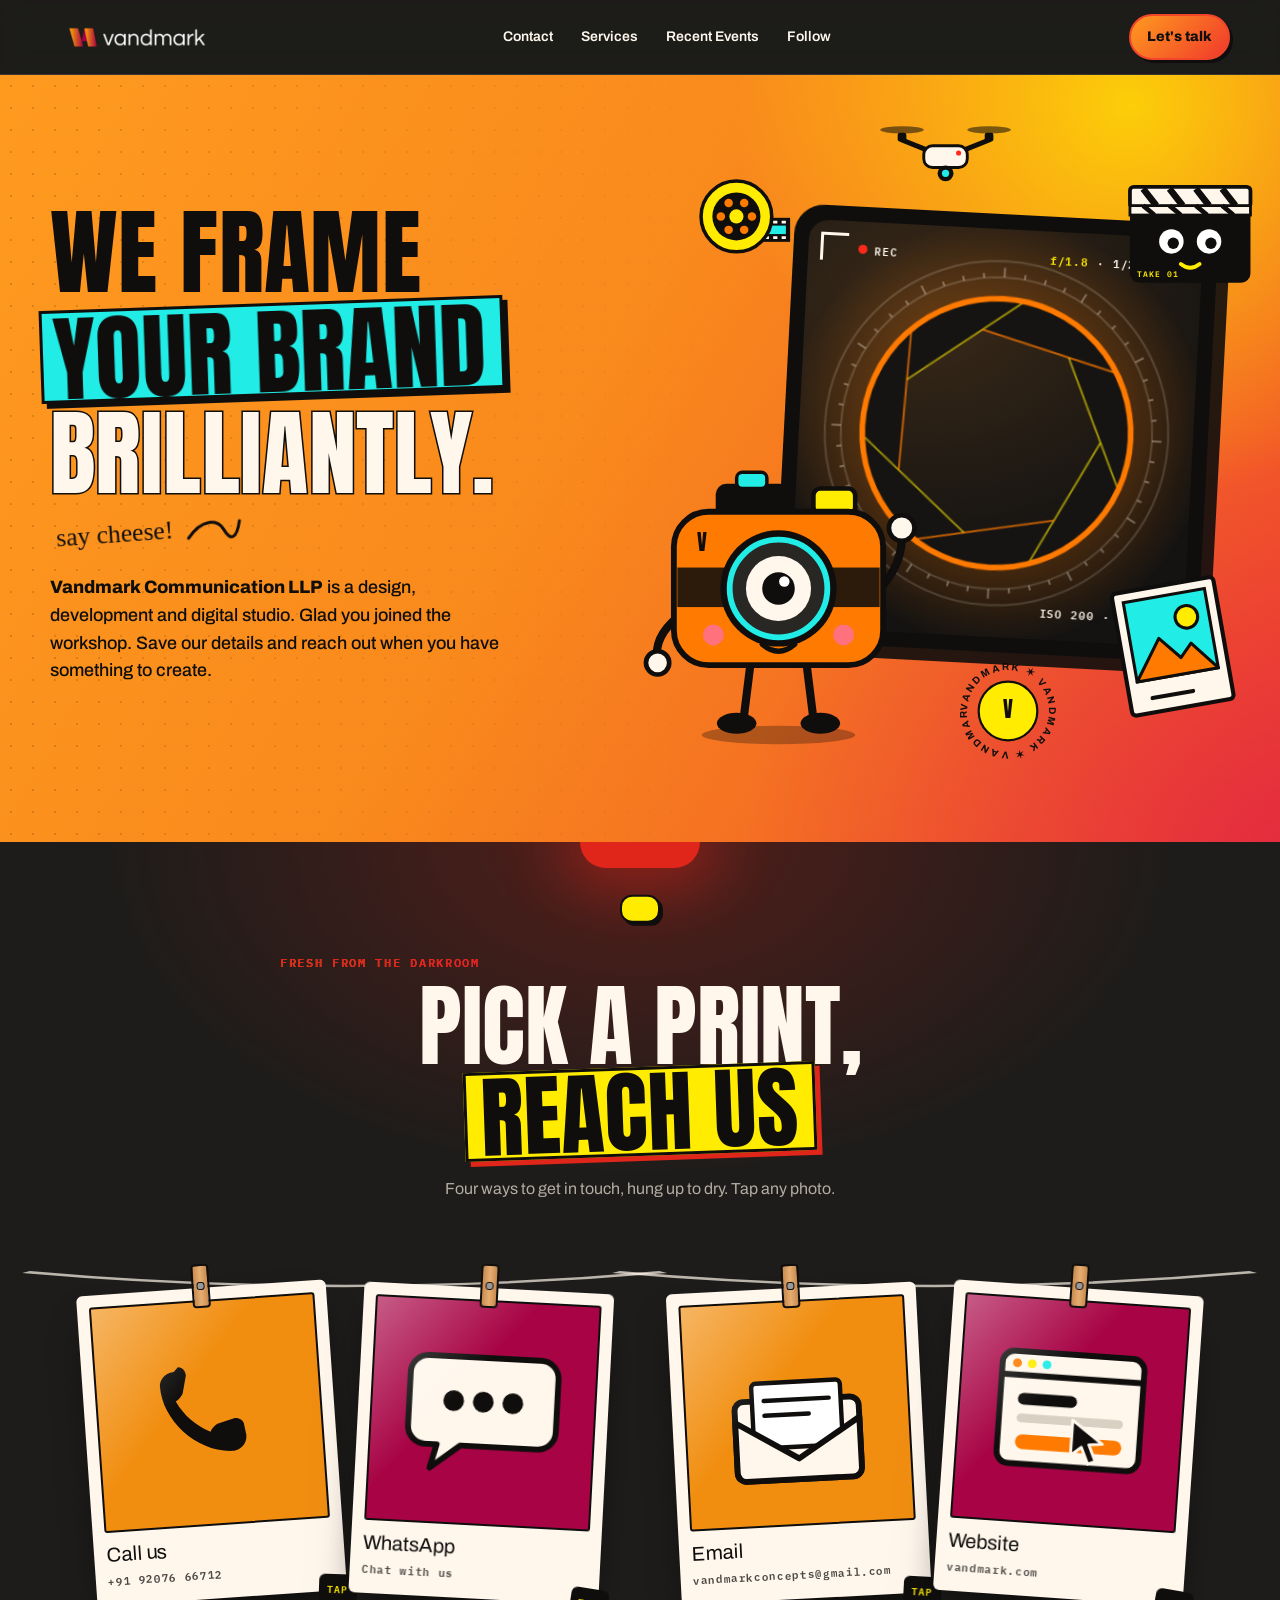
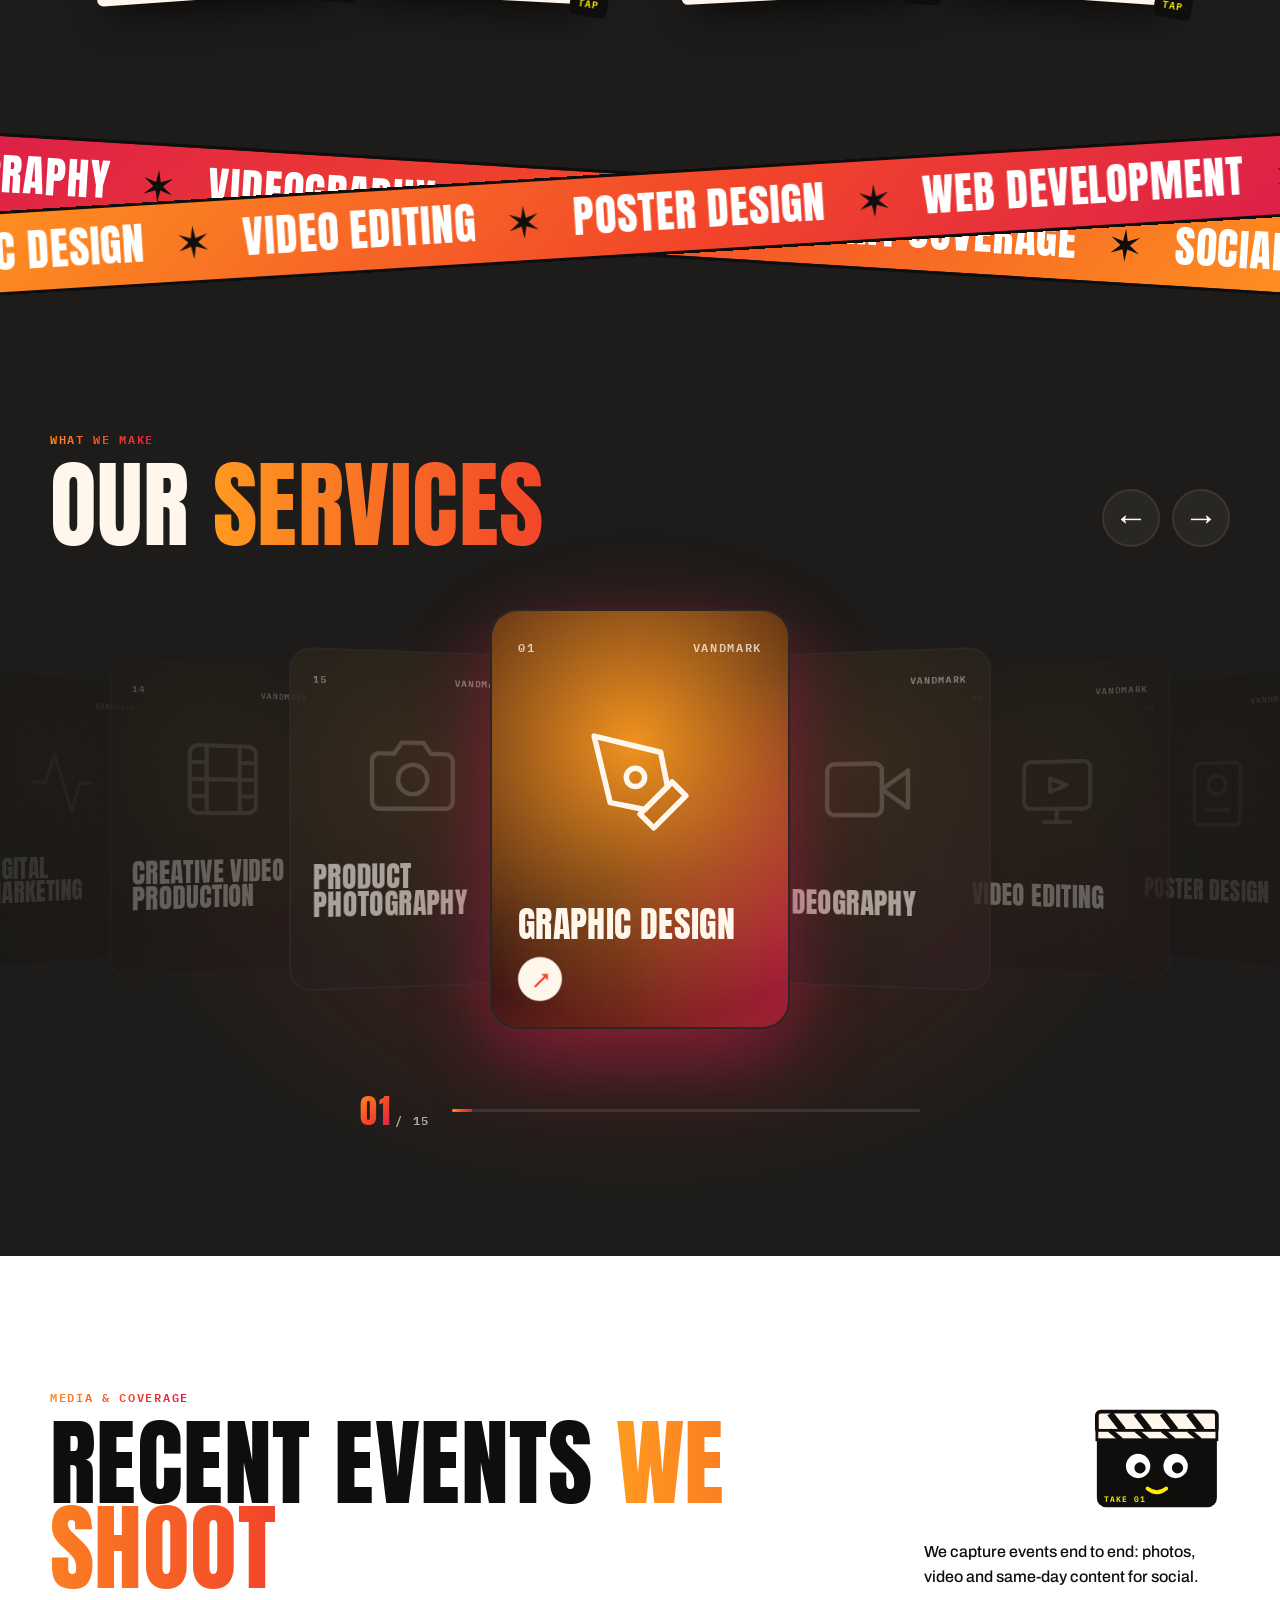
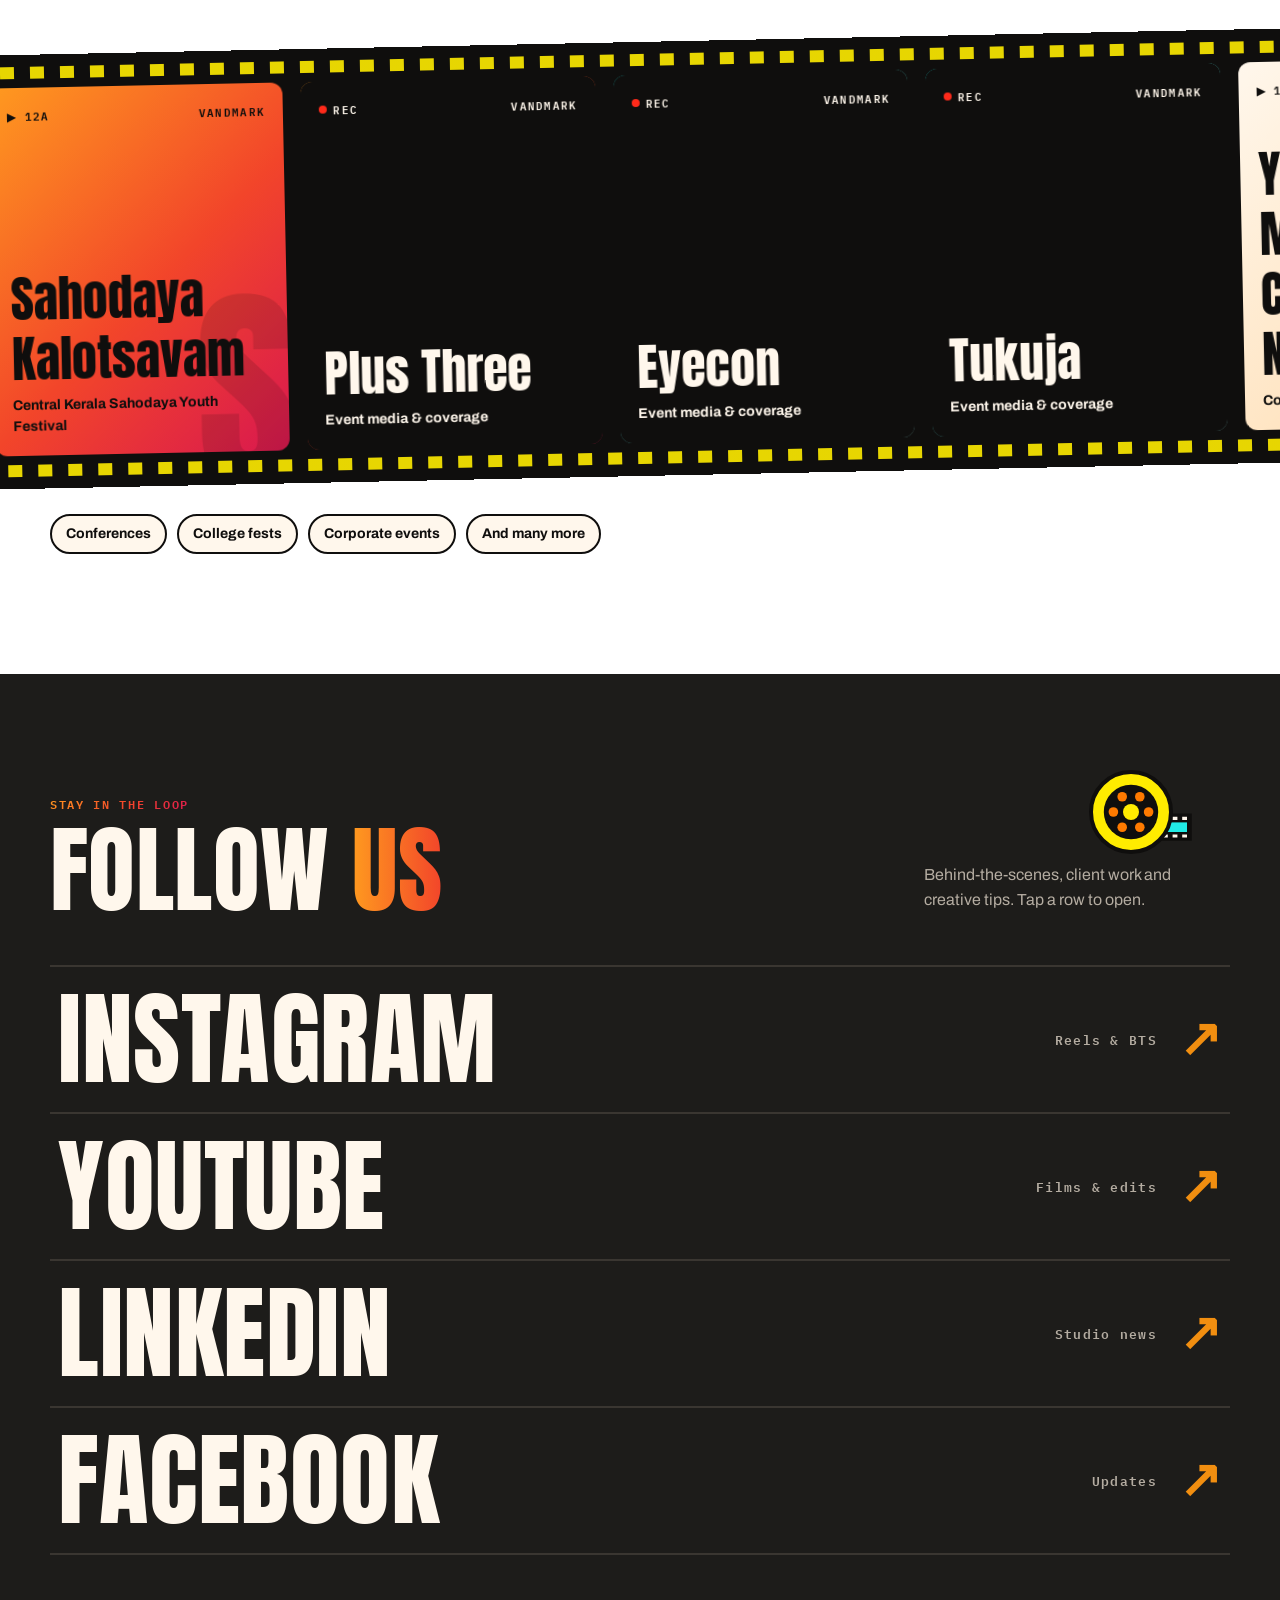
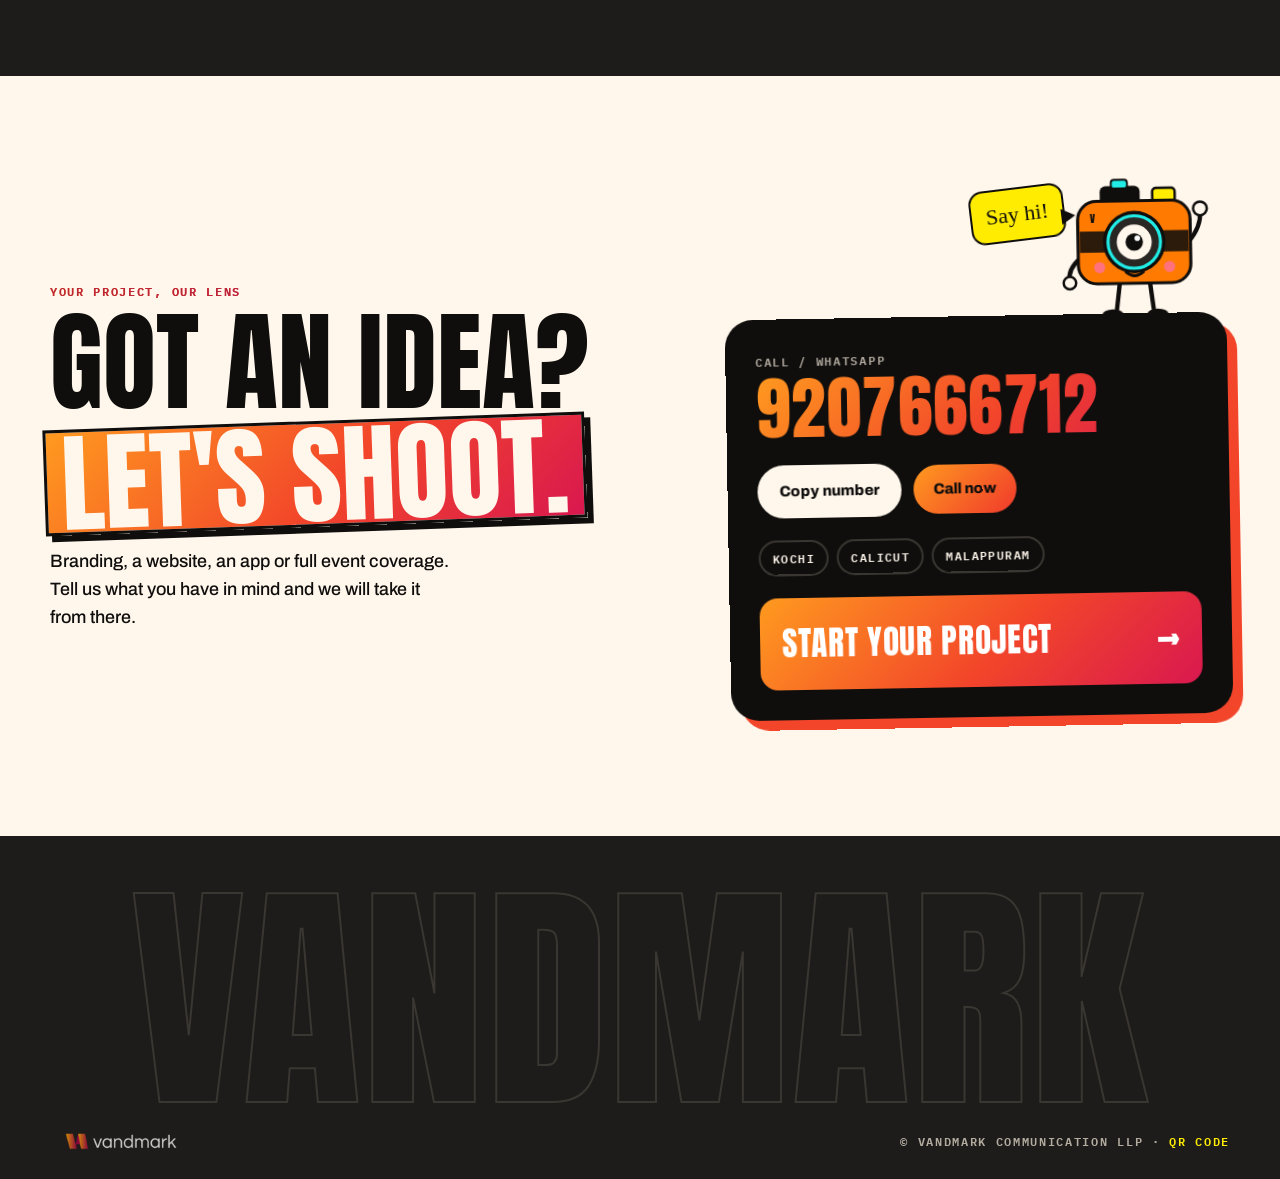
<file: index.html>
<!doctype html>
<html lang="en">

<head>
  <meta charset="utf-8">
  <meta name="viewport" content="width=device-width, initial-scale=1, viewport-fit=cover">
  <title>Vandmark Communication LLP</title>
  <meta name="description"
    content="Vandmark Communication LLP: design, development and digital studio. Kochi | Calicut | Malappuram.">
  <meta name="theme-color" content="#f2452a">
  <link rel="icon" href="assets/vandmark-logo.png">
  <link rel="preconnect" href="https://fonts.googleapis.com">
  <link rel="preconnect" href="https://fonts.gstatic.com" crossorigin>
  <link rel="stylesheet"
    href="https://fonts.googleapis.com/css2?family=Anton&family=Archivo:wght@400;500;600;700;800&family=IBM+Plex+Mono:wght@500;600&family=Permanent+Marker&display=swap">
  <link rel="stylesheet" href="style.css">
</head>

<body>
  <div class="shutter" id="shutter" aria-hidden="true"><i></i><i></i><b></b><span>VANDMARK</span></div>

  <header class="nav">
    <div class="in">
      <a href="#top" aria-label="Vandmark home"><img src="assets/vandmark-logo.png" alt="Vandmark"></a>
      <ul>
        <li><a href="#reach">Contact</a></li>
        <li><a href="#services">Services</a></li>
        <li><a href="#events">Recent Events</a></li>
        <li><a href="#follow">Follow</a></li>
      </ul>
      <a class="btn o" data-link="whatsapp">Let's talk</a>
    </div>
  </header>

  <main id="top">
    <!-- HERO -->
    <section class="hero ld">
      <div class="in">
        <div class="hero-l">
          <h1><span>We frame</span><span class="t1">your brand</span><span class="t2">brilliantly.</span></h1>
          <div class="scribble">say cheese! <svg viewBox="0 0 60 30">
              <path d="M4 22 C 18 4, 34 4, 40 16 S 52 26, 56 8" />
            </svg></div>
          <p class="lede"><strong>Vandmark Communication LLP</strong> is a design, development and digital studio. Glad
            you joined the workshop. Save our details and reach out when you have something to create.</p>

        </div>

        <div class="stage" id="stage">
          <div class="vf layer" data-depth="6">
            <div class="vf-scr"><canvas id="ap"></canvas></div>
            <i class="c tl"></i><i class="c tr"></i><i class="c bl"></i><i class="c br"></i>
            <div class="rd top"><span class="rec">REC</span><span><span class="fval" id="fval">f/2.8</span> ·
                1/250</span></div>
            <div class="rd bot"><span>ISO 200 · 4K</span></div>
          </div>
          <div class="layer l-roll" data-depth="22" aria-hidden="true">
            <div class="roll-slot"></div>
          </div>
          <div class="layer l-drone" data-depth="30" aria-hidden="true">
            <div class="drone-slot"></div>
          </div>
          <div class="layer l-clap" data-depth="18" aria-hidden="true">
            <div class="clap-slot"></div>
          </div>
          <div class="layer l-pola" data-depth="26" aria-hidden="true">
            <div class="pola-slot"></div>
          </div>
          <div class="layer l-mascot" data-depth="12" aria-hidden="true">
            <div class="mascot-slot"></div>
          </div>
          <div class="stamp" aria-hidden="true">
            <svg viewBox="0 0 150 150">
              <defs>
                <path id="circ" d="M75,75 m-56,0 a56,56 0 1,1 112,0 a56,56 0 1,1 -112,0" />
              </defs>
              <circle cx="75" cy="75" r="40" fill="#FFEC00" stroke="#0F0E0D" stroke-width="3" />
              <text>
                <textPath href="#circ">VANDMARK ✶ VANDMARK ✶ VANDMARK ✶ </textPath>
              </text>
              <text x="75" y="85" text-anchor="middle"
                style="font:400 28px Anton, Impact, sans-serif;letter-spacing:0;fill:#0F0E0D">V</text>
            </svg>
          </div>
        </div>
      </div>
    </section>

    <!-- DARKROOM CONTACT -->
    <section class="darkroom" id="reach">
      <div class="safelight" aria-hidden="true"></div>
      <div class="in">
        <div class="dr-head">
          <span class="kicker mono">Fresh from the darkroom</span>
          <h2>Pick a print, <span class="hl">reach us</span></h2>
          <p>Four ways to get in touch, hung up to dry. Tap any photo.</p>
        </div>
        <div class="lines">
          <div class="line">
            <svg class="string" viewBox="0 0 100 44" preserveAspectRatio="none" aria-hidden="true">
              <path d="M0 6 Q 50 34 100 6" />
            </svg>
            <a class="pol" data-link="call" style="--t:-4deg;--d:0s"><span class="peg"></span><span class="pol-in">
                <span class="photo" style="--pc:var(--orange)"><svg viewBox="0 0 120 110" aria-hidden="true">
                    <g class="sc-phone">
                      <path
                        d="M38 26c-7 0-10 6-10 9 0 24 23 47 47 47 3 0 9-3 9-10l-1-7c0-3-3-5-6-5l-12 3c-2 1-4 3-5 5-10-5-17-12-22-22 2-1 4-3 5-5l3-12c0-3-2-6-5-6z"
                        fill="#0F0E0D" />
                    </g>
                    <path class="sc-wave" d="M80 20a18 18 0 0 1 18 18" stroke="#0F0E0D" stroke-width="5" fill="none"
                      stroke-linecap="round" />
                    <path class="sc-wave w2" d="M82 6a32 32 0 0 1 30 30" stroke="#0F0E0D" stroke-width="5" fill="none"
                      stroke-linecap="round" />
                  </svg></span>
                <span class="pcap">Call us</span><span class="psub">+91 92076 66712</span></span><span
                class="tap">TAP</span></a>
            <a class="pol" data-link="whatsapp" style="--t:3deg;--d:.6s"><span class="peg"></span><span class="pol-in">
                <span class="photo" style="--pc:var(--pink)"><svg viewBox="0 0 120 110" aria-hidden="true">
                    <g class="sc-bub">
                      <path
                        d="M22 18h76a12 12 0 0 1 12 12v36a12 12 0 0 1-12 12H46l-20 16 4-16h-8a12 12 0 0 1-12-12V30a12 12 0 0 1 12-12z"
                        fill="#FFF7EC" stroke="#0F0E0D" stroke-width="4" stroke-linejoin="round" />
                      <circle class="sc-dot" cx="40" cy="48" r="7" fill="#0F0E0D" />
                      <circle class="sc-dot d2" cx="60" cy="48" r="7" fill="#0F0E0D" />
                      <circle class="sc-dot d3" cx="80" cy="48" r="7" fill="#0F0E0D" />
                    </g>
                  </svg></span>
                <span class="pcap">WhatsApp</span><span class="psub">Chat with us</span></span><span
                class="tap">TAP</span></a>
          </div>
          <div class="line">
            <svg class="string" viewBox="0 0 100 44" preserveAspectRatio="none" aria-hidden="true">
              <path d="M0 6 Q 50 34 100 6" />
            </svg>
            <a class="pol" data-link="email" style="--t:-3deg;--d:.3s"><span class="peg"></span><span class="pol-in">
                <span class="photo" style="--pc:var(--orange)"><svg viewBox="0 0 120 110" aria-hidden="true">
                    <path class="sc-heart" d="M60 38c-6-10-20-6-18 4 2 8 18 16 18 16s16-8 18-16c2-10-12-14-18-4z"
                      fill="#FF6FA5" stroke="#0F0E0D" stroke-width="3" />
                    <rect x="18" y="46" width="84" height="54" rx="6" fill="#FFF7EC" stroke="#0F0E0D"
                      stroke-width="4" />
                    <g class="sc-letter">
                      <rect x="30" y="34" width="60" height="44" rx="3" fill="#fff" stroke="#0F0E0D" stroke-width="3" />
                      <path d="M38 46h44M38 56h30" stroke="#0F0E0D" stroke-width="3" stroke-linecap="round" />
                    </g>
                    <path d="M18 60l42 26 42-26v34a6 6 0 0 1-6 6H24a6 6 0 0 1-6-6z" fill="#FFF7EC" stroke="#0F0E0D"
                      stroke-width="4" stroke-linejoin="round" />
                  </svg></span>
                <span class="pcap">Email</span><span class="psub"
                  id="qk-email">vandmarkconcepts@gmail.com</span></span><span class="tap">TAP</span></a>
            <a class="pol" data-link="website" href="https://vandmark.com/" target="_blank" rel="noopener noreferrer" style="--t:4deg;--d:.9s"><span class="peg"></span><span class="pol-in">
                <span class="photo" style="--pc:var(--pink)"><svg viewBox="0 0 120 110" aria-hidden="true">
                    <rect x="12" y="16" width="96" height="76" rx="8" fill="#FFF7EC" stroke="#0F0E0D"
                      stroke-width="4" />
                    <path d="M12 32h96" stroke="#0F0E0D" stroke-width="4" />
                    <circle cx="22" cy="24" r="3" fill="#FF7A00" />
                    <circle cx="32" cy="24" r="3" fill="#FFEC00" />
                    <circle cx="42" cy="24" r="3" fill="#21ECE6" />
                    <rect x="24" y="44" width="40" height="8" rx="4" fill="#0F0E0D" />
                    <rect x="24" y="58" width="72" height="6" rx="3" fill="#D9D0C4" />
                    <rect class="sc-load" x="24" y="72" width="72" height="10" rx="5" fill="#FF7A00" />
                    <g class="sc-cursor">
                      <path d="M62 60l0 24 7-6 5 11 5-2-5-11 9-1z" fill="#0F0E0D" stroke="#FFF7EC" stroke-width="2"
                        stroke-linejoin="round" />
                    </g>
                  </svg></span>
                <span class="pcap">Website</span><span class="psub">vandmark.com</span></span><span
                class="tap">TAP</span></a>
          </div>
        </div>
      </div>
    </section>

    <div class="tapes" aria-hidden="true">
      <div class="band c">
        <div class="track" id="t2"></div>
      </div>
      <div class="band y">
        <div class="track" id="t1"></div>
      </div>
    </div>

    <!-- SERVICES -->
    <section class="sec" id="services">
      <div class="in">
        <div class="sh">
          <h2><span class="kicker mono">What we make</span>Our <span class="o">services</span></h2>
          <div class="sh-side">
            <div class="sv-nav">
              <button type="button" id="svPrev" aria-label="Previous service">←</button>
              <button type="button" id="svNext" aria-label="Next service">→</button>
            </div>
          </div>
        </div>
      </div>
      <div class="sv-wrap">
        <div class="sv-word" id="svWord" aria-hidden="true">DESIGN</div>
        <div class="sv-stage" id="svStage"></div>
      </div>
      <div class="in">
        <div class="sv-bottom">
          <div class="sv-count mono"><b id="svCur">01</b>/ <span id="svTot">15</span></div>
          <div class="sv-bar"><i id="svBar"></i></div>
        </div>
      </div>
    </section>

    <!-- EVENTS -->
    <section class="sec events" id="events">
      <div class="in">
        <div class="sh">
          <h2><span class="kicker mono">Media &amp; coverage</span>Recent Events <span class="o">we shoot</span></h2>
          <div class="sh-side">
            <div class="clap-wrap clap-slot" aria-hidden="true"></div>
            <p>We capture events end to end: photos, video and same-day content for social.</p>
          </div>
        </div>
      </div>
      <div class="reel" aria-label="Events we have covered">
        <div class="rtrack" id="reel"></div>
      </div>
      <div class="in">
        <div class="note"><span class="chip">Conferences</span><span class="chip">College fests</span><span
            class="chip">Corporate events</span><span class="chip">And many more</span></div>
      </div>
    </section>

    <!-- FOLLOW -->
    <section class="sec" id="follow">
      <div class="follow-roll roll-slot" aria-hidden="true"></div>
      <div class="in">
        <div class="sh">
          <h2><span class="kicker mono">Stay in the loop</span>Follow <span class="o">us</span></h2>
          <p>Behind-the-scenes, client work and creative tips. Tap a row to open.</p>
        </div>
        <div class="rows">
          <a class="row" data-link="instagram" style="--rc:var(--grad)"><span class="nm">Instagram</span><span
              class="end"><span class="hd">Reels &amp; BTS</span><span class="ar">↗</span></span></a>
          <a class="row" data-link="youtube" style="--rc:var(--yellow)"><span class="nm">YouTube</span><span
              class="end"><span class="hd">Films &amp; edits</span><span class="ar">↗</span></span></a>
          <a class="row" data-link="linkedin" style="--rc:var(--cyan)"><span class="nm">LinkedIn</span><span
              class="end"><span class="hd">Studio news</span><span class="ar">↗</span></span></a>
          <a class="row" data-link="facebook" style="--rc:var(--grad-r)"><span class="nm">Facebook</span><span
              class="end"><span class="hd">Updates</span><span class="ar">↗</span></span></a>
        </div>
      </div>
    </section>

    <!-- CONTACT -->
    <section class="sec contact" id="contact">
      <div class="in">
        <div>
          <span class="kicker mono" style="color:var(--orange-deep)">Your project, our lens</span>
          <h2>Got an idea?<br><em>Let's shoot.</em></h2>
          <p class="lede">Branding, a website, an app or full event coverage. Tell us what you have in mind and we will
            take it from there.</p>
        </div>
        <div class="card">
          <div class="peek mascot-slot" aria-hidden="true"></div>
          <div class="bubble" aria-hidden="true">Say hi!</div>
          <div>
            <span class="mono" style="color:var(--muted)">Call / WhatsApp</span>
            <div class="num" id="num">9207666712</div>
          </div>
          <div class="acts">
            <button class="btn copy" id="copy" type="button">Copy number</button>
            <a class="btn o" data-link="call">Call now</a>
          </div>
          <div class="cities"><span>Kochi</span><span>Calicut</span><span>Malappuram</span></div>
          <a class="big-cta" data-link="project">Start your project <span class="arw">→</span></a>
        </div>
      </div>
    </section>
  </main>

  <footer>
    <div class="wm" aria-hidden="true">Vandmark</div>
    <div class="in fb mono"><img src="assets/vandmark-logo.png" alt="Vandmark"><span>© Vandmark Communication LLP · <a href="/qr" style="color:var(--yellow); text-decoration:none;">QR Code</a></span>
    </div>
  </footer>

  <div class="toast" id="toast" role="status"></div>

  <script src="script.js?v=2.3"></script>
</body>

</html>
</file>
<file: style.css>
:root {
  padding-top: env(safe-area-inset-top, 0px);
  padding-bottom: env(safe-area-inset-bottom, 0px)
}

body {
  margin: 0
}

img {
  max-width: 100%
}

[hidden] {
  display: none !important
}

/* Layout: full-bleed alternating bands. Orange hero with a camera mascot, live viewfinder and floating gear stickers; a darkroom section with polaroids hanging on a line; crossed tapes; bento services with animated mini-scenes; film reel of event videos; giant social rows; paper contact with the mascot waving; outlined wordmark footer. Single committed look. */
:root {
  --ink: #1D1C1A;
  --ink-2: #292724;
  --ink-3: #3A3631;
  --orange: #f18e10;
  --orange-deep: #bb2738;
  --yellow: #FFEC00;
  --cyan: #21ECE6;
  --pink: #a80445;
  --paper: #FFF7EC;
  --muted: #B4ACA1;
  --line: #0F0E0D;
  --safe: #E0261B;
  --display: "Anton", "Impact", "Arial Narrow Bold", sans-serif;
  --body: "Archivo", "Helvetica Neue", Arial, sans-serif;
  --mono: "IBM Plex Mono", ui-monospace, Menlo, monospace;
  --hand: "Permanent Marker", "Comic Sans MS", "Marker Felt", cursive;
  color-scheme: dark;
}

* {
  box-sizing: border-box
}

html {
  background: var(--ink);
  scroll-behavior: smooth
}

body {
  background: var(--ink);
  color: var(--paper);
  font-family: var(--body);
  font-size: 16px;
  line-height: 1.55;
  overflow-x: clip;
  -webkit-tap-highlight-color: transparent
}

body::before {
  content: "";
  position: fixed;
  inset: 0 0 auto;
  height: env(safe-area-inset-top, 0px);
  z-index: 60;
  background: var(--ink)
}

a {
  color: inherit;
  text-decoration: none
}

button {
  font: inherit;
  color: inherit
}

svg {
  overflow: visible
}

:focus-visible {
  outline: 3px solid var(--cyan);
  outline-offset: 4px;
  border-radius: 8px
}

.in {
  max-width: 1220px;
  margin: 0 auto;
  padding-left: max(20px, env(safe-area-inset-left, 0px));
  padding-right: max(20px, env(safe-area-inset-right, 0px))
}

.mono {
  font: 600 12px var(--mono);
  letter-spacing: .14em;
  text-transform: uppercase
}

/* ---------- shutter intro ---------- */
.shutter {
  position: fixed;
  inset: 0;
  z-index: 100;
  pointer-events: none
}

.shutter i {
  position: absolute;
  left: 0;
  right: 0;
  height: 50.5%;
  background: var(--ink)
}

.shutter i:first-child {
  top: 0;
  border-bottom: 8px solid var(--orange);
  animation: shTop .75s cubic-bezier(.7, 0, .2, 1) .4s forwards
}

.shutter i:nth-child(2) {
  bottom: 0;
  border-top: 8px solid var(--yellow);
  animation: shBot .75s cubic-bezier(.7, 0, .2, 1) .4s forwards
}

.shutter b {
  position: absolute;
  inset: 0;
  background: #fff;
  opacity: 0;
  animation: flash .7s ease-out .45s forwards
}

.shutter span {
  position: absolute;
  left: 50%;
  top: 50%;
  transform: translate(-50%, -50%);
  font: 600 13px var(--mono);
  letter-spacing: .3em;
  color: var(--orange);
  z-index: 2;
  animation: fadeOut .2s linear .35s forwards
}

@keyframes shTop {
  to {
    transform: translateY(-105%)
  }
}

@keyframes shBot {
  to {
    transform: translateY(105%)
  }
}

@keyframes flash {
  0% {
    opacity: .9
  }

  100% {
    opacity: 0
  }
}

@keyframes fadeOut {
  to {
    opacity: 0
  }
}

.shutter.done {
  display: none
}

/* ---------- nav ---------- */
.nav {
  position: sticky;
  top: env(safe-area-inset-top, 0px);
  z-index: 40;
  background: rgba(29, 28, 26, .86);
  backdrop-filter: blur(12px);
  -webkit-backdrop-filter: blur(12px);
  border-bottom: 1px solid var(--ink-3)
}

.nav .in {
  display: flex;
  align-items: center;
  justify-content: space-between;
  gap: 16px;
  padding-block: 14px
}

.nav img {
  height: 22px;
  width: auto;
  display: block
}

.nav ul {
  display: flex;
  gap: 28px;
  list-style: none;
  margin: 0;
  padding: 0;
  font-weight: 600;
  font-size: 14px
}

.nav ul a {
  position: relative;
  padding: 4px 0
}

.nav ul a::after {
  content: "";
  position: absolute;
  left: 0;
  right: 0;
  bottom: -2px;
  height: 2px;
  background: var(--orange);
  transform: scaleX(0);
  transform-origin: left;
  transition: transform .25s
}

.nav ul a:hover::after {
  transform: scaleX(1)
}

.nav-live-item {
  display: inline-flex;
  align-items: center;
  gap: 7px;
  color: var(--yellow) !important;
  font-weight: 700;
}

.live-dot {
  display: inline-block;
  width: 8px;
  height: 8px;
  border-radius: 50%;
  background: #FF2A1A;
  box-shadow: 0 0 8px rgba(255, 42, 26, 0.85);
  animation: blink 1.1s steps(2) infinite;
  flex-shrink: 0;
}

.nav-mobile-live {
  display: none;
}

.btn {
  display: inline-flex;
  align-items: center;
  gap: 10px;
  font-weight: 800;
  font-size: 15px;
  padding: 13px 20px;
  border-radius: 999px;
  border: 2px solid var(--line);
  transition: transform .15s, box-shadow .15s, background .2s;
  cursor: pointer;
  white-space: nowrap
}

.btn.o {
  background: var(--orange);
  color: var(--line);
  box-shadow: 3px 3px 0 var(--line)
}

.btn.k {
  background: var(--line);
  color: var(--paper)
}

.btn.g {
  background: transparent;
  color: var(--line)
}

.btn:hover {
  transform: translate(-2px, -2px);
  box-shadow: 5px 5px 0 var(--line)
}

.btn:active {
  transform: translate(2px, 2px);
  box-shadow: 0 0 0 var(--line)
}

.nav .btn {
  padding: 10px 16px;
  font-size: 14px;
  border-color: var(--orange)
}

/* ---------- hero ---------- */
.hero {
  background: var(--orange);
  color: var(--line);
  position: relative;
  overflow: hidden
}

.hero::before {
  content: "";
  position: absolute;
  width: 900px;
  height: 900px;
  right: -300px;
  top: -420px;
  border-radius: 50%;
  background: radial-gradient(circle, rgba(255, 236, 0, .75), transparent 62%);
  pointer-events: none
}

.hero::after {
  content: "";
  position: absolute;
  inset: 0;
  background-image: radial-gradient(rgba(15, 14, 13, .16) 1.2px, transparent 1.3px);
  background-size: 22px 22px;
  pointer-events: none;
  mask-image: linear-gradient(90deg, #000, transparent 60%);
  -webkit-mask-image: linear-gradient(90deg, #000, transparent 60%)
}

.hero .in {
  position: relative;
  z-index: 1;
  display: grid;
  grid-template-columns: 1fr 1fr;
  gap: 64px;
  align-items: center;
  padding-block: 88px 110px
}

.hero-l {
  min-width: 0;
  container-type: inline-size
}

.welcome {
  display: inline-flex;
  align-items: center;
  gap: 10px;
  background: var(--line);
  color: var(--paper);
  border-radius: 999px;
  padding: 8px 14px 8px 10px;
  margin-bottom: 28px
}

.welcome .dot {
  width: 9px;
  height: 9px;
  border-radius: 50%;
  background: var(--cyan);
  box-shadow: 0 0 0 4px rgba(33, 236, 230, .25);
  animation: pulse 1.8s ease-in-out infinite
}

@keyframes pulse {
  50% {
    box-shadow: 0 0 0 8px rgba(33, 236, 230, 0)
  }
}

h1 {
  margin: 0;
  font-family: var(--display);
  font-weight: 400;
  text-transform: uppercase;
  line-height: .88;
  font-size: clamp(44px, 17cqi, 124px);
  letter-spacing: .004em
}

h1 span {
  display: block;
  width: max-content;
  max-width: 100%;
  white-space: nowrap
}

h1 .t1 {
  background: var(--cyan);
  padding: 4px 14px 0 10px;
  margin-left: -10px;
  transform: rotate(-2deg);
  border: 3px solid var(--line);
  box-shadow: 5px 5px 0 var(--line);
  margin-block: 10px 14px
}

h1 .t2 {
  color: var(--paper);
  -webkit-text-stroke: 3px var(--line);
  paint-order: stroke fill
}

.scribble {
  display: inline-block;
  font-family: var(--hand);
  font-size: clamp(20px, 2vw, 28px);
  color: var(--line);
  transform: rotate(-4deg);
  margin: 18px 0 0 6px
}

.scribble svg {
  width: 60px;
  height: 30px;
  vertical-align: middle;
  margin-left: 4px
}

.scribble path {
  stroke: var(--line);
  stroke-width: 3;
  fill: none;
  stroke-linecap: round;
  stroke-dasharray: 90;
  stroke-dashoffset: 90;
  animation: draw 1s ease 2s forwards
}

@keyframes draw {
  to {
    stroke-dashoffset: 0
  }
}

.lede {
  margin: 22px 0 0;
  font-size: clamp(16px, 1.4vw, 19px);
  font-weight: 500;
  max-width: 46ch
}

.lede strong {
  font-weight: 800
}

.cta-row {
  display: flex;
  flex-wrap: wrap;
  gap: 12px;
  margin-top: 32px
}

/* stage: viewfinder + characters */
.stage {
  position: relative;
  width: 100%;
  max-width: 580px;
  aspect-ratio: 1/1.02;
  margin-left: auto
}

.layer {
  position: absolute;
  transition: transform .25s ease-out;
  will-change: transform
}

.vf {
  position: absolute;
  inset: 9% 4% 14% 20%;
  background: var(--line);
  border-radius: 30px;
  border: 3px solid var(--line);
  overflow: hidden;
  box-shadow: 12px 12px 0 rgba(15, 14, 13, .9);
  transform: rotate(3deg);
  color: var(--paper)
}

.vf-scr {
  position: absolute;
  inset: 12px;
  border-radius: 20px;
  overflow: hidden;
  background: radial-gradient(120% 90% at 30% 20%, #3b2a18, #141312 70%)
}

.vf-scr canvas {
  position: absolute;
  inset: 0;
  width: 100%;
  height: 100%
}

.vf .c {
  position: absolute;
  width: 28px;
  height: 28px;
  border: 3px solid var(--paper);
  z-index: 3
}

.vf .c.tl {
  top: 24px;
  left: 24px;
  border-right: 0;
  border-bottom: 0
}

.vf .c.tr {
  top: 24px;
  right: 24px;
  border-left: 0;
  border-bottom: 0
}

.vf .c.bl {
  bottom: 24px;
  left: 24px;
  border-right: 0;
  border-top: 0
}

.vf .c.br {
  bottom: 24px;
  right: 24px;
  border-left: 0;
  border-top: 0
}

.vf .rd {
  position: absolute;
  left: 62px;
  right: 62px;
  display: flex;
  justify-content: space-between;
  gap: 8px;
  z-index: 3;
  font: 600 11px var(--mono);
  letter-spacing: .08em
}

.vf .rd.top {
  top: 30px
}

.vf .rd.bot {
  bottom: 30px;
  justify-content: flex-end
}

.rec {
  display: inline-flex;
  align-items: center;
  gap: 7px
}

.rec::before {
  content: "";
  width: 9px;
  height: 9px;
  border-radius: 50%;
  background: #FF2A1A;
  animation: blink 1.1s steps(2) infinite
}

@keyframes blink {
  50% {
    opacity: 0
  }
}

.fval {
  color: var(--yellow);
  font-variant-numeric: tabular-nums
}

.l-mascot {
  left: -6%;
  bottom: -4%;
  width: 50%;
  z-index: 5
}

.l-clap {
  right: -6%;
  top: -2%;
  width: 27%;
  z-index: 6
}

.l-roll {
  left: 4%;
  top: 2%;
  width: 19%;
  z-index: 4
}

.l-drone {
  left: 36%;
  top: -9%;
  width: 26%;
  z-index: 6
}

.l-pola {
  right: -2%;
  bottom: 0%;
  width: 24%;
  z-index: 6
}

.stamp {
  position: absolute;
  right: 30%;
  bottom: -6%;
  width: 110px;
  height: 110px;
  z-index: 7;
  pointer-events: none
}

.stamp svg {
  width: 100%;
  height: 100%;
  animation: spin 16s linear infinite
}

.stamp text {
  font: 700 13.5px var(--body);
  letter-spacing: .24em;
  fill: var(--line)
}

@keyframes spin {
  to {
    transform: rotate(360deg)
  }
}

/* hero load */
.ld h1 span,
.ld .welcome,
.ld .lede,
.ld .cta-row,
.ld .scribble {
  animation: rise .7s cubic-bezier(.2, 1.2, .4, 1) both
}

.ld .welcome {
  animation-delay: 1.0s
}

.ld h1 span:nth-child(1) {
  animation-delay: 1.08s
}

.ld h1 span:nth-child(2) {
  animation-delay: 1.18s;
  --r: -2deg
}

.ld h1 span:nth-child(3) {
  animation-delay: 1.28s
}

.ld .scribble {
  animation-delay: 1.36s;
  --r: -4deg
}

.ld .lede {
  animation-delay: 1.44s
}

.ld .cta-row {
  animation-delay: 1.52s
}

@keyframes rise {
  from {
    transform: translateY(40px) rotate(var(--r, 0deg));
    opacity: 0
  }
}

.ld .stage>* {
  animation: popUp .8s cubic-bezier(.2, 1.5, .4, 1) both
}

.ld .stage .vf {
  animation-delay: 1.05s
}

.ld .stage .l-mascot {
  animation-delay: 1.35s
}

.ld .stage .l-clap {
  animation-delay: 1.5s
}

.ld .stage .l-roll {
  animation-delay: 1.6s
}

.ld .stage .l-drone {
  animation-delay: 1.7s
}

.ld .stage .l-pola {
  animation-delay: 1.8s
}

.ld .stage .stamp {
  animation-delay: 1.9s
}

@keyframes popUp {
  from {
    transform: scale(.4) translateY(60px);
    opacity: 0
  }
}

/* ---------- characters ---------- */
.mascot .m-body {
  animation: bob 1.6s ease-in-out infinite;
  transform-origin: 120px 200px
}

.mascot .m-shadow {
  animation: shadow 1.6s ease-in-out infinite;
  transform-origin: 120px 252px
}

@keyframes bob {
  50% {
    transform: translateY(-10px)
  }
}

@keyframes shadow {
  50% {
    transform: scaleX(.82)
  }
}

.mascot .m-wave {
  animation: wave 1.1s ease-in-out infinite;
  transform-origin: 206px 128px
}

@keyframes wave {

  0%,
  100% {
    transform: rotate(8deg)
  }

  50% {
    transform: rotate(-26deg)
  }
}

.mascot .m-lid {
  animation: lid 4.2s ease-in-out infinite;
  transform-origin: 120px 95px;
  transform: scaleY(0)
}

@keyframes lid {

  0%,
  92%,
  100% {
    transform: scaleY(0)
  }

  95% {
    transform: scaleY(1)
  }
}

.mascot .m-burst {
  animation: burst 3.8s ease-out infinite;
  transform-origin: 168px 46px;
  opacity: 0
}

@keyframes burst {

  0%,
  70% {
    opacity: 0;
    transform: scale(.3)
  }

  74% {
    opacity: 1;
    transform: scale(1.1)
  }

  86% {
    opacity: 0;
    transform: scale(1.5)
  }

  100% {
    opacity: 0
  }
}

.mascot .m-bulb {
  animation: bulb 3.8s ease-out infinite
}

@keyframes bulb {

  0%,
  70%,
  86%,
  100% {
    fill: #FFEC00
  }

  74% {
    fill: #fff
  }
}

.mascot .m-pupil {
  transition: transform .15s ease-out
}

.mascot .m-leg-l {
  animation: legL 1.6s ease-in-out infinite;
  transform-origin: 96px 192px
}

.mascot .m-leg-r {
  animation: legL 1.6s ease-in-out .8s infinite;
  transform-origin: 144px 192px
}

@keyframes legL {
  50% {
    transform: rotate(6deg)
  }
}

.clap .c-top {
  animation: clap 2.2s cubic-bezier(.5, 0, .2, 1.4) infinite;
  transform-origin: 22px 58px
}

@keyframes clap {

  0%,
  30% {
    transform: rotate(-28deg)
  }

  42%,
  100% {
    transform: rotate(0)
  }
}

.clap .c-all {
  animation: jolt 2.2s ease infinite;
  transform-origin: 80px 140px
}

@keyframes jolt {
  42% {
    transform: none
  }

  46% {
    transform: translateY(3px) scaleY(.96)
  }

  52% {
    transform: none
  }
}

.clap .c-pupil {
  animation: look 4s ease-in-out infinite
}

@keyframes look {

  0%,
  40% {
    transform: translateX(0)
  }

  50%,
  80% {
    transform: translateX(4px)
  }

  90% {
    transform: translateX(-3px)
  }
}

.roll .r-spin {
  animation: spin 6s linear infinite;
  transform-origin: 60px 60px
}

.roll .r-tail {
  animation: tail 2.4s ease-in-out infinite;
  transform-origin: 96px 70px
}

@keyframes tail {
  50% {
    transform: rotate(8deg)
  }
}

.drone {
  animation: hover 2.6s ease-in-out infinite
}

@keyframes hover {
  50% {
    transform: translateY(-14px) rotate(-3deg)
  }
}

.drone .prop {
  animation: prop .18s linear infinite;
  transform-box: fill-box;
  transform-origin: center
}

@keyframes prop {
  50% {
    transform: scaleX(.2)
  }
}

.drone .d-led {
  animation: blink 1s steps(2) infinite
}

.pola-s {
  animation: float 4s ease-in-out infinite
}

@keyframes float {
  50% {
    transform: translateY(-12px) rotate(4deg)
  }
}

.pola-s .sun {
  animation: sunr 4s ease-in-out infinite
}

@keyframes sunr {
  50% {
    transform: translateY(-6px)
  }
}

/* ---------- darkroom contact ---------- */
.darkroom {
  position: relative;
  padding-block: 110px 120px;
  overflow: hidden;
  background: radial-gradient(60% 55% at 50% 0%, rgba(224, 38, 27, .28), transparent 70%), var(--ink)
}

.safelight {
  position: absolute;
  left: 50%;
  top: 0;
  transform: translateX(-50%);
  width: 120px;
  height: 26px;
  border-radius: 0 0 60px 60px;
  background: var(--safe);
  box-shadow: 0 0 60px 20px rgba(224, 38, 27, .45);
  animation: glow 3s ease-in-out infinite
}

@keyframes glow {
  50% {
    box-shadow: 0 0 90px 34px rgba(224, 38, 27, .6)
  }
}

.dr-head {
  text-align: center;
  max-width: 720px;
  margin: 0 auto 64px
}

.dr-head .kicker {
  color: var(--safe)
}

.dr-head h2 {
  margin: 0;
  font-family: var(--display);
  font-weight: 400;
  text-transform: uppercase;
  font-size: clamp(48px, 7vw, 100px);
  line-height: .9
}

.dr-head h2 .hl {
  display: inline-block;
  background: var(--yellow);
  color: var(--line);
  padding: 2px 14px 0;
  transform: rotate(-2deg);
  border: 3px solid var(--line);
  box-shadow: 5px 5px 0 var(--safe)
}

.dr-head p {
  color: var(--muted);
  margin: 22px auto 0;
  max-width: 46ch
}

.lines {
  display: grid;
  grid-template-columns: 1fr 1fr
}

.line {
  position: relative;
  display: flex;
  justify-content: space-around;
  gap: 14px;
  padding: 22px 2% 0
}

.line>svg.string {
  position: absolute;
  left: -4%;
  right: -4%;
  top: 0;
  width: 108%;
  height: 44px
}

.line>svg.string path {
  stroke: var(--paper);
  stroke-width: 2.5;
  fill: none;
  opacity: .7
}

.pol {
  position: relative;
  width: min(100%, 250px);
  display: block;
  transform-origin: 50% -10px;
  animation: swing 3.2s ease-in-out var(--d, 0s) infinite alternate;
  transform: rotate(var(--t, -3deg))
}

@keyframes swing {
  from {
    transform: rotate(var(--t, -3deg))
  }

  to {
    transform: rotate(calc(var(--t, -3deg) * -1))
  }
}

.pol .peg {
  position: absolute;
  left: 50%;
  top: -24px;
  width: 18px;
  height: 44px;
  margin-left: -9px;
  background: linear-gradient(90deg, #C88A4E, #E7AE71 50%, #C88A4E);
  border-radius: 4px;
  border: 2px solid var(--line);
  z-index: 3
}

.pol .peg::after {
  content: "";
  position: absolute;
  left: 3px;
  right: 3px;
  top: 16px;
  height: 6px;
  border-radius: 3px;
  background: #9A9A9A;
  border: 1.5px solid var(--line)
}

.pol-in {
  display: block;
  background: var(--paper);
  color: var(--line);
  padding: 12px 12px 16px;
  border-radius: 6px;
  box-shadow: 0 22px 40px -14px rgba(0, 0, 0, .7);
  transition: transform .3s cubic-bezier(.2, 1.4, .4, 1)
}

.pol:hover {
  animation-play-state: paused
}

.pol:hover .pol-in {
  transform: translateY(-10px) scale(1.05) rotate(calc(var(--t, -3deg) * -1))
}

.photo {
  display: block;
  aspect-ratio: 1/1;
  border-radius: 3px;
  background: var(--pc);
  position: relative;
  overflow: hidden;
  border: 2px solid var(--line)
}

.photo::after {
  content: "";
  position: absolute;
  inset: 0;
  background: linear-gradient(130deg, rgba(255, 255, 255, .35), transparent 40%);
  pointer-events: none
}

.photo svg {
  position: absolute;
  inset: 10%;
  width: 80%;
  height: 80%
}

.pcap {
  display: block;
  font-size: 20PX;
  line-height: 1;
  margin-top: 12px
}

.psub {
  display: block;
  font: 600 11px var(--mono);
  letter-spacing: .06em;
  margin-top: 6px;
  opacity: .75;
  overflow-wrap: anywhere
}

.pol .tap {
  position: absolute;
  right: -10px;
  bottom: -12px;
  background: var(--line);
  color: var(--yellow);
  font: 600 10px var(--mono);
  letter-spacing: .12em;
  padding: 5px 8px;
  border-radius: 6px;
  transform: rotate(6deg)
}

/* scene anims */
.sc-phone {
  animation: ring 1.4s ease-in-out infinite;
  transform-origin: 60px 55px
}

@keyframes ring {

  0%,
  40%,
  100% {
    transform: rotate(0)
  }

  5%,
  15%,
  25%,
  35% {
    transform: rotate(-12deg)
  }

  10%,
  20%,
  30% {
    transform: rotate(12deg)
  }
}

.sc-wave {
  animation: wavep 1.4s ease-out infinite;
  opacity: 0
}

.sc-wave.w2 {
  animation-delay: .2s
}

@keyframes wavep {
  0% {
    opacity: 0
  }

  10% {
    opacity: 1
  }

  40%,
  100% {
    opacity: 0
  }
}

.sc-dot {
  animation: dot 1.1s ease-in-out infinite
}

.sc-dot.d2 {
  animation-delay: .15s
}

.sc-dot.d3 {
  animation-delay: .3s
}

@keyframes dot {

  0%,
  60%,
  100% {
    transform: translateY(0)
  }

  30% {
    transform: translateY(-9px)
  }
}

.sc-bub {
  animation: bub 2.4s ease-in-out infinite;
  transform-origin: 30px 80px
}

@keyframes bub {
  50% {
    transform: scale(1.04) rotate(-2deg)
  }
}

.sc-letter {
  animation: letter 2.4s ease-in-out infinite
}

@keyframes letter {

  0%,
  100% {
    transform: translateY(18px)
  }

  45%,
  65% {
    transform: translateY(-6px)
  }
}

.sc-heart {
  animation: heart 2.4s ease-in-out infinite;
  transform-origin: 60px 30px;
  opacity: 0
}

@keyframes heart {

  0%,
  50% {
    opacity: 0;
    transform: translateY(10px) scale(.5)
  }

  65% {
    opacity: 1;
    transform: translateY(-4px) scale(1)
  }

  90%,
  100% {
    opacity: 0;
    transform: translateY(-16px)
  }
}

.sc-cursor {
  animation: cursor 3s ease-in-out infinite
}

@keyframes cursor {

  0%,
  100% {
    transform: translate(30px, 26px)
  }

  40% {
    transform: translate(0, 0)
  }

  48% {
    transform: translate(0, 0) scale(.85)
  }

  56% {
    transform: translate(0, 0)
  }
}

.sc-load {
  animation: load 3s ease-in-out infinite;
  transform-origin: 30px 0;
  transform-box: fill-box
}

@keyframes load {

  0%,
  45% {
    transform: scaleX(.15)
  }

  75%,
  100% {
    transform: scaleX(1)
  }
}

/* ---------- tapes ---------- */
.tapes {
  position: relative;
  height: 190px;
  overflow: hidden
}

.band {
  position: absolute;
  left: -10%;
  width: 120%;
  top: 50%;
  padding: 14px 0;
  border-block: 3px solid var(--line);
  overflow: hidden;
  white-space: nowrap;
  color: var(--line)
}

.band.y {
  background: #f18e10;
  transform: translateY(-50%) rotate(-3.5deg);
  z-index: 2
}

.band.c {
  background: #f18e10;
  transform: translateY(-50%) rotate(3.5deg)
}

.track {
  display: inline-flex;
  animation: marq 30s linear infinite;
  font-family: var(--display);
  font-size: clamp(28px, 3.4vw, 44px);
  text-transform: uppercase;
  letter-spacing: .02em;
  line-height: 1.1;
  color: #fff !important;
}

.band.c .track {
  animation-direction: reverse;
  animation-duration: 36s
}

.track span {
  padding-right: 30px
}

.track span::after {
  content: "✶";
  padding-left: 30px;
  color: var(--orange-deep)
}

@keyframes marq {
  to {
    transform: translateX(-50%)
  }
}

/* ---------- section heads ---------- */
.sec {
  padding-block: 120px;
  position: relative
}

.sh {
  display: grid;
  grid-template-columns: 1fr auto;
  align-items: end;
  gap: 24px;
  margin-bottom: 52px
}

.sh h2 {
  margin: 0;
  font-family: var(--display);
  font-weight: 400;
  text-transform: uppercase;
  font-size: clamp(52px, 7.5vw, 110px);
  line-height: .88;
  letter-spacing: .005em;
  min-width: 0
}

.sh h2 .o {
  color: transparent;
  -webkit-text-stroke: 2px var(--paper)
}

.sh p {
  margin: 0;
  max-width: 34ch;
  color: var(--muted);
  font-size: 16px
}

.sh-side {
  display: flex;
  flex-direction: column;
  align-items: flex-end;
  gap: 16px
}

.kicker {
  display: block;
  margin-bottom: 14px;
  color: var(--orange)
}

.float-deco {
  position: absolute;
  pointer-events: none;
  opacity: .9
}

/* ---------- events / film reel ---------- */
.events {
  background: #fff;
  color: var(--line);
  position: relative;
  overflow: hidden
}

.events .sh p {
  color: var(--line);
  font-weight: 500
}

.events .kicker {
  color: var(--line)
}

.events .sh h2 .o {
  -webkit-text-stroke-color: var(--line)
}

.events .clap-wrap {
  width: 150px
}

.reel {
  background: var(--line);
  padding: 30px 0;
  position: relative;
  overflow: hidden;
  transform: rotate(-1.2deg);
  margin-inline: -2%;
  border-block: 3px solid var(--line)
}

.reel::before,
.reel::after {
  content: "";
  position: absolute;
  left: 0;
  right: 0;
  height: 12px;
  background: repeating-linear-gradient(90deg, var(--yellow) 0 14px, transparent 14px 30px);
  opacity: .9;
  z-index: 2
}

.reel::before {
  top: 9px
}

.reel::after {
  bottom: 9px
}

.rtrack {
  display: flex;
  gap: 18px;
  width: max-content;
  animation: marq 34s linear infinite;
  padding-left: 18px
}

.reel:hover .rtrack {
  animation-play-state: paused
}

.fr {
  width: clamp(230px, 23vw, 310px);
  aspect-ratio: 4/5;
  border-radius: 12px;
  padding: 18px;
  display: flex;
  flex-direction: column;
  justify-content: space-between;
  color: var(--line);
  position: relative;
  overflow: hidden;
  flex: none;
  isolation: isolate
}

.fr.a {
  background: linear-gradient(135deg, var(--orange), var(--orange-deep))
}

.fr.b {
  background: linear-gradient(135deg, var(--cyan), #9ff7f3)
}

.fr.c {
  background: linear-gradient(135deg, var(--paper), #ffd9a8)
}

.fr video {
  position: absolute;
  inset: 0;
  width: 100%;
  height: 100%;
  object-fit: cover;
  z-index: -2;
  background: var(--line)
}

.fr.has-v {
  color: var(--paper)
}

.fr.has-v::after {
  content: "";
  position: absolute;
  inset: 0;
  z-index: -1;
  background: linear-gradient(180deg, rgba(15, 14, 13, .55) 0%, transparent 28%, transparent 50%, rgba(15, 14, 13, .85) 100%)
}

.fr.has-v .gl {
  display: none
}

.fr .code {
  font: 600 11px var(--mono);
  letter-spacing: .12em;
  display: flex;
  justify-content: space-between;
  position: relative
}

.fr .live {
  display: inline-flex;
  align-items: center;
  gap: 6px
}

.fr.has-v .live::before {
  content: "";
  width: 8px;
  height: 8px;
  border-radius: 50%;
  background: #FF2A1A;
  animation: blink 1.1s steps(2) infinite
}

.fr .big {
    font-family: var(--display);
    font-size: clamp(40px, 4vw, 50px);
    line-height: 1.2;
    /* text-transform: uppercase; */
    position: relative;
}
.fr .cap {
  font-weight: 700;
  font-size: 14px;
  margin-top: 6px;
  position: relative
}

.fr .gl {
  position: absolute;
  right: -10px;
  bottom: -50px;
  font-family: var(--display);
  font-size: 220px;
  line-height: 1;
  opacity: .13;
  z-index: -1
}

.fr .play {
  position: absolute;
  left: 50%;
  top: 44%;
  width: 64px;
  height: 64px;
  margin: -32px 0 0 -32px;
  border-radius: 50%;
  background: var(--line);
  display: none;
  place-items: center;
  animation: pp 2s ease-in-out infinite
}

.fr .play::after {
  content: "";
  border-left: 18px solid var(--paper);
  border-top: 11px solid transparent;
  border-bottom: 11px solid transparent;
  margin-left: 5px
}

.fr.has-v .play {
  display: none
}

@keyframes pp {
  50% {
    transform: scale(1.1)
  }
}

.events .note {
  margin-top: 38px;
  display: flex;
  flex-wrap: wrap;
  gap: 10px
}

.chip {
  border: 2px solid var(--line);
  border-radius: 999px;
  padding: 7px 14px;
  font-weight: 700;
  font-size: 14px;
  background: var(--paper)
}

/* ---------- follow ---------- */
.rows {
  border-top: 2px solid var(--ink-3)
}

.row {
  position: relative;
  display: flex;
  align-items: center;
  justify-content: space-between;
  gap: 16px;
  padding: 24px 8px;
  border-bottom: 2px solid var(--ink-3);
  overflow: hidden;
  cursor: pointer
}

.row::before {
  content: "";
  position: absolute;
  inset: 0;
  background: var(--rc);
  transform: scaleY(0);
  transform-origin: bottom;
  transition: transform .35s cubic-bezier(.6, 0, .2, 1)
}

.row>* {
  position: relative
}

.row .nm {
  font-family: var(--display);
  font-size: clamp(44px, 8vw, 120px);
  line-height: .95;
  text-transform: uppercase;
  letter-spacing: .005em;
  transition: transform .35s cubic-bezier(.2, 1.2, .4, 1), color .2s;
  min-width: 0
}

.row .hd {
  font: 600 13px var(--mono);
  letter-spacing: .1em;
  color: var(--muted);
  transition: color .2s;
  text-align: right
}

.row .ar {
  font-size: clamp(30px, 4vw, 56px);
  font-weight: 800;
  transition: transform .35s;
  color: var(--orange)
}

.row .end {
  display: flex;
  align-items: center;
  gap: 22px
}

.row:hover::before {
  transform: none
}

.row:hover .nm {
  transform: translateX(18px);
  color: var(--line)
}

.row:hover .hd,
.row:hover .ar {
  color: var(--line)
}

.row:hover .ar {
  transform: rotate(45deg)
}

.follow-roll {
  position: absolute;
  right: max(20px, 6vw);
  top: 90px;
  width: 120px
}

/* ---------- contact ---------- */
.contact {
  background: var(--paper);
  color: var(--line)
}

.contact .in {
  display: grid;
  grid-template-columns: 1.1fr .9fr;
  gap: 64px;
  align-items: center
}

.contact h2 {
  margin: 0;
  font-family: var(--display);
  font-weight: 400;
  text-transform: uppercase;
  font-size: clamp(56px, 8.5vw, 128px);
  line-height: .88
}

.contact h2 em {
  font-style: normal;
  display: inline-block;
  background: var(--orange);
  padding: 4px 14px 0;
  margin-left: -6px;
  transform: rotate(-2deg);
  border: 3px solid var(--line);
  box-shadow: 6px 6px 0 var(--line);
  margin-top: 10px
}

.contact .lede {
  max-width: 40ch
}

.card {
  position: relative;
  background: var(--line);
  color: var(--paper);
  border-radius: 28px;
  padding: 30px;
  display: flex;
  flex-direction: column;
  gap: 22px;
  box-shadow: 10px 10px 0 var(--orange);
  transform: rotate(-1deg);
  min-width: 0;
  margin-top: 120px
}

.card .peek {
  position: absolute;
  right: 16px;
  top: -150px;
  width: 150px
}

.bubble {
  position: absolute;
  right: 160px;
  top: -128px;
  background: var(--yellow);
  color: var(--line);
  font-family: var(--hand);
  font-size: 22px;
  padding: 8px 14px;
  border-radius: 14px;
  border: 2px solid var(--line);
  transform: rotate(-6deg);
  animation: bubble 2s ease-in-out infinite;
  white-space: nowrap
}

.bubble::after {
  content: "";
  position: absolute;
  right: -12px;
  top: 50%;
  border-left: 14px solid var(--line);
  border-top: 8px solid transparent;
  border-bottom: 8px solid transparent
}

@keyframes bubble {
  50% {
    transform: rotate(-3deg) translateY(-6px)
  }
}

.card .num {
  font-family: var(--display);
  font-size: clamp(46px, 5.4vw, 72px);
  line-height: 1;
  color: var(--orange);
  font-variant-numeric: tabular-nums;
  user-select: all;
  letter-spacing: .02em;
  overflow-wrap: anywhere
}

.card .cities {
  display: flex;
  gap: 8px;
  flex-wrap: wrap
}

.card .cities span {
  border: 2px solid var(--ink-3);
  border-radius: 999px;
  padding: 6px 12px;
  font: 600 12px var(--mono);
  letter-spacing: .12em;
  text-transform: uppercase
}

.card .acts {
  display: flex;
  gap: 10px;
  flex-wrap: wrap
}

.copy {
  background: var(--paper);
  color: var(--line);
  border: 2px solid var(--paper)
}

.big-cta {
  display: flex;
  align-items: center;
  justify-content: space-between;
  gap: 12px;
  background: var(--orange);
  color: var(--line);
  border-radius: 18px;
  padding: 20px 22px;
  font-family: var(--display);
  font-size: clamp(26px, 2.6vw, 34px);
  text-transform: uppercase;
  letter-spacing: .02em;
  position: relative;
  overflow: hidden;
  transition: transform .15s
}

.big-cta::after {
  content: "";
  position: absolute;
  inset: 0;
  background: linear-gradient(110deg, transparent 30%, rgba(255, 255, 255, .55) 50%, transparent 70%);
  transform: translateX(-100%);
  animation: shine 3.4s ease-in-out 2s infinite
}

@keyframes shine {

  40%,
  100% {
    transform: translateX(100%)
  }
}

.big-cta:hover {
  transform: scale(1.02)
}

.big-cta .arw {
  animation: nudge 1.2s ease-in-out infinite
}

@keyframes nudge {
  50% {
    transform: translateX(6px)
  }
}

/* ---------- footer ---------- */
footer {
  padding-block: 60px calc(28px + env(safe-area-inset-bottom, 0px));
  overflow: hidden
}

.wm {
  font-family: var(--display);
  text-transform: uppercase;
  font-size: clamp(64px, 19vw, 290px);
  line-height: .85;
  color: transparent;
  -webkit-text-stroke: 2px var(--ink-3);
  text-align: center;
  letter-spacing: .01em;
  transition: color .5s, -webkit-text-stroke-color .5s;
  user-select: none;
  white-space: nowrap
}

footer:hover .wm {
  color: var(--orange);
  -webkit-text-stroke-color: var(--orange)
}

.fb {
  display: flex;
  justify-content: space-between;
  align-items: center;
  gap: 16px;
  flex-wrap: wrap;
  margin-top: 28px;
  color: var(--muted)
}

.fb img {
  height: 18px;
  width: auto;
  opacity: .8
}

.pop {
  animation: popIn .75s cubic-bezier(.2, 1.25, .4, 1) both
}

@keyframes popIn {
  from {
    transform: translateY(40px) scale(.97)
  }
}

.toast {
  position: fixed;
  left: 50%;
  bottom: calc(22px + env(safe-area-inset-bottom, 0px));
  transform: translate(-50%, 160%);
  background: var(--yellow);
  color: var(--line);
  font-weight: 800;
  font-size: 14px;
  padding: 12px 18px;
  border-radius: 12px;
  border: 2px solid var(--line);
  box-shadow: 3px 3px 0 var(--line);
  transition: transform .3s cubic-bezier(.2, 1.3, .4, 1);
  z-index: 80;
  max-width: calc(100% - 32px);
  text-align: center
}

.toast.show {
  transform: translate(-50%, 0)
}

/* ---------- responsive ---------- */
@media (max-width:980px) {
  .hero .in {
    grid-template-columns: 1fr;
    gap: 72px;
    padding-block: 56px 96px
  }

  .stage {
    margin: 0 auto;
    max-width: 480px
  }

  .bento {
    grid-template-columns: 1fr 1fr
  }

  .contact .in {
    grid-template-columns: 1fr;
    gap: 20px
  }

  .sh {
    grid-template-columns: 1fr
  }

  .sh-side {
    align-items: flex-start
  }

  .lines {
    grid-template-columns: 1fr;
    gap: 70px
  }

  .follow-roll {
    display: none
  }
}

@media (max-width:960px) and (min-width:721px) {
  .nav ul {
    gap: 16px;
    font-size: 13px;
  }
}

@media (max-width:720px) {
  .nav ul {
    display: none
  }

  .nav-mobile-live {
    display: inline-flex;
    align-items: center;
    gap: 6px;
    padding: 7px 12px;
    font-size: 13px;
    font-weight: 700;
    color: var(--yellow);
    background: rgba(255, 236, 0, 0.08);
    border: 1px solid rgba(255, 236, 0, 0.35);
    border-radius: 999px;
    text-decoration: none;
    white-space: nowrap;
    transition: background .2s, border-color .2s, transform .15s;
  }

  .nav-mobile-live:active {
    transform: scale(0.96);
  }

  .sec {
    padding-block: 84px
  }

  .darkroom {
    padding-block: 90px 100px
  }

  .dr-head {
    margin-bottom: 56px
  }

  .tapes {
    height: 150px
  }

  .bento {
    grid-auto-rows: auto;
    gap: 12px
  }

  .s {
    padding: 20px;
    min-height: 170px
  }

  .s.big {
    min-height: 340px
  }

  .pen-art {
    width: 62%;
    right: 12px;
    top: 16px
  }

  .s .row2 {
    flex-direction: column;
    align-items: flex-start
  }

  .row {
    padding: 18px 4px
  }

  .row .hd {
    display: none
  }

  .card {
    padding: 22px;
    margin-top: 150px
  }

  .card .peek {
    width: 120px;
    top: -122px
  }

  .bubble {
    right: 130px;
    top: -104px;
    font-size: 18px
  }

  .vf .rd {
    left: 52px;
    right: 52px;
    font-size: 10px
  }

  .stamp {
    width: 84px;
    height: 84px
  }

  .line {
    gap: 10px
  }

  .pcap {
    font-size: 21px
  }

  .events .clap-wrap {
    width: 110px
  }
}

@media (max-width:420px) {
  .bento .s:not(.big):not(.wide) h3 {
    font-size: 20px
  }

  .bento .s:not(.big):not(.wide) p {
    font-size: 13px
  }

  .cta-row .btn {
    flex: 1;
    justify-content: center
  }

  .pol-in {
    padding: 9px 9px 12px
  }
}

@media (prefers-reduced-motion: reduce) {
  .shutter {
    display: none
  }

  *,
  *::before,
  *::after {
    animation: none !important;
    transition: none !important
  }
}

/* =====================================================================
   GRADIENT THEME (logo colours: orange → red → crimson)
   ===================================================================== */
:root {
  --g1: #ff9a1f;
  --g2: #f2452a;
  --g3: #d9184f;
  --grad: linear-gradient(135deg, var(--g1) 0%, var(--g2) 55%, var(--g3) 100%);
  --grad-r: linear-gradient(135deg, var(--g3) 0%, var(--g2) 45%, var(--g1) 100%);
  --grad-x: linear-gradient(90deg, var(--g1), var(--g2), var(--g3), var(--g1));
}

::selection { background: var(--g2); color: #fff }

/* shutter */
.shutter i:first-child { border-bottom: 8px solid var(--g1); border-image: var(--grad) 1 }
.shutter i:nth-child(2) { border-top: 8px solid var(--g3); border-image: var(--grad-r) 1 }
.shutter span { color: var(--g2) }

/* nav */
.nav ul a::after { background: var(--grad) }
.btn.o { background: var(--grad); background-size: 160% 160%; transition: transform .15s, box-shadow .15s, background-position .4s }
.btn.o:hover { background-position: 100% 50% }
.nav .btn { border-color: var(--g2) }

/* hero: orange that warms into red at the edge */
.hero {
  background:
    radial-gradient(70% 90% at 100% 100%, rgba(217, 24, 79, .55), transparent 60%),
    linear-gradient(120deg, var(--g1) 0%, #f98a1c 45%, #f46a24 75%, var(--g2) 100%)
}

/* kickers + headline accents */
.kicker,
.events .kicker {
  width: fit-content;
  background: var(--grad);
  -webkit-background-clip: text;
  background-clip: text;
  color: transparent
}
.sh h2 .o {
  -webkit-text-stroke: 0;
  background: var(--grad-x);
  background-size: 300% auto;
  -webkit-background-clip: text;
  background-clip: text;
  color: transparent;
  animation: gradText 6s linear infinite
}
@keyframes gradText { to { background-position: 300% center } }

/* tapes */
.band.y { background: var(--grad) }
.band.c { background: var(--grad-r) }
.track span::after { color: var(--line) }

/* events */
.fr.a { background: var(--grad) }
.chip:hover { background: var(--grad); color: #fff; border-color: transparent }

/* contact */
.contact h2 em { background: var(--grad); color: var(--paper) }
.card { box-shadow: 10px 10px 0 var(--g2) }
.card .num {
  background: var(--grad);
  -webkit-background-clip: text;
  background-clip: text;
  color: transparent
}
.big-cta { background: var(--grad); color: #fff }

/* footer wordmark fills with gradient on hover */
.wm {
  background: var(--grad) no-repeat 0 0 / 0% 100%;
  -webkit-background-clip: text;
  background-clip: text;
  transition: background-size .9s cubic-bezier(.6, 0, .2, 1), -webkit-text-stroke-color .5s
}
footer:hover .wm { color: transparent; background-size: 100% 100%; -webkit-text-stroke-color: transparent }

/* =====================================================================
   SERVICES: 3D coverflow slider (namespaced sv-*)
   ===================================================================== */
#services {
  overflow: hidden;
  background: radial-gradient(55% 45% at 50% 62%, rgba(242, 69, 42, .2), transparent 70%), var(--ink);
  user-select: none
}
#services .sh p { max-width: 30ch }

.sv-nav { display: flex; gap: 12px }
.sv-nav button {
  width: 58px; height: 58px; border-radius: 50%;
  border: 2px solid var(--ink-3);
  background: var(--ink-2);
  color: var(--paper); font-size: 22px; cursor: pointer;
  transition: transform .3s, background .3s, border-color .3s, box-shadow .3s
}
.sv-nav button:hover { background: var(--grad); border-color: transparent; transform: scale(1.08); box-shadow: 0 10px 30px rgba(242, 69, 42, .4) }

.sv-wrap { position: relative }
.sv-wrap::before {
  content: ""; position: absolute;
  width: 520px; height: 520px; border-radius: 50%;
  left: 50%; top: 50%; transform: translate(-50%, -50%);
  background: radial-gradient(circle, rgba(242, 69, 42, .45), transparent 65%);
  filter: blur(40px);
  animation: svBreathe 5s ease-in-out infinite;
  pointer-events: none
}
@keyframes svBreathe { 50% { transform: translate(-50%, -50%) scale(1.2); opacity: .7 } }

.sv-word {
  position: absolute; left: 50%; top: 50%;
  transform: translate(-50%, -50%);
  font-family: var(--display);
  font-size: clamp(90px, 20vw, 300px);
  line-height: 1;
  white-space: nowrap;
  color: transparent;
  -webkit-text-stroke: 1.5px rgba(255, 247, 236, .07);
  pointer-events: none;
  transition: opacity .4s
}

.sv-stage {
  position: relative; z-index: 2;
  height: 440px;
  perspective: 1400px;
  cursor: grab;
  touch-action: pan-y
}
.sv-stage:active { cursor: grabbing }

.sv-card {
  position: absolute; left: 50%; top: 10px;
  width: 300px; height: 420px; margin-left: -150px;
  border-radius: 28px;
  overflow: hidden;
  background: var(--ink-2);
  border: 2px solid var(--ink-3);
  color: var(--paper);
  transition: transform .8s cubic-bezier(.22, 1, .36, 1), opacity .6s, filter .6s, box-shadow .6s;
  will-change: transform
}
.sv-art {
  position: absolute; inset: 0;
  background:
    radial-gradient(circle at 30% 20%, rgba(255, 154, 31, .95), transparent 45%),
    radial-gradient(circle at 80% 45%, rgba(217, 24, 79, .95), transparent 50%),
    radial-gradient(circle at 45% 95%, rgba(242, 69, 42, .9), transparent 55%),
    #2a0f10;
  background-size: 160% 160%;
  opacity: .15;
  transition: opacity .6s;
  animation: svMesh 8s ease-in-out infinite alternate
}
@keyframes svMesh { to { background-position: 100% 100% } }
.sv-card::after {
  content: ""; position: absolute; inset: 0; pointer-events: none;
  background-image: url("data:image/svg+xml,%3Csvg xmlns='http://www.w3.org/2000/svg' width='120' height='120'%3E%3Cfilter id='n'%3E%3CfeTurbulence baseFrequency='.9'/%3E%3C/filter%3E%3Crect width='120' height='120' filter='url(%23n)' opacity='.09'/%3E%3C/svg%3E")
}
.sv-card.on { border-color: transparent; box-shadow: 0 30px 80px rgba(217, 24, 79, .45) }
.sv-card.on .sv-art { opacity: 1 }

.sv-in {
  position: relative; z-index: 2; height: 100%;
  padding: 26px;
  display: flex; flex-direction: column; justify-content: space-between
}
.sv-top { display: flex; justify-content: space-between; align-items: center; opacity: .75 }
.sv-top b { font-weight: 600 }

.sv-icon { width: 110px; height: 110px; margin: 0 auto }
.sv-icon svg {
  width: 100%; height: 100%;
  fill: none; stroke: var(--paper); stroke-width: 1.2;
  stroke-linecap: round; stroke-linejoin: round;
  stroke-dasharray: 120; stroke-dashoffset: 0;
  opacity: .3; transition: opacity .6s
}
.sv-card.on .sv-icon svg { opacity: 1; animation: svDraw 1.6s ease forwards, svBob 4s 1.6s ease-in-out infinite }
@keyframes svDraw { from { stroke-dashoffset: 120 } to { stroke-dashoffset: 0 } }
@keyframes svBob { 50% { transform: translateY(-10px) rotate(-4deg) } }

.sv-card h3 {
  margin: 0;
  font-family: var(--display);
  font-weight: 400;
  text-transform: uppercase;
  font-size: 36px;
  line-height: .95;
  letter-spacing: .01em
}
.sv-go {
  width: 44px; height: 44px; border-radius: 50%;
  display: grid; place-items: center;
  background: var(--paper); color: var(--g2);
  font-size: 20px; font-weight: 800; margin-top: 16px;
  transform: scale(0) rotate(-90deg);
  transition: transform .5s .2s cubic-bezier(.3, 1.6, .5, 1)
}
.sv-card.on .sv-go { transform: scale(1) rotate(-45deg) }

.sv-bottom {
  position: relative; z-index: 3;
  display: flex; align-items: center; gap: 22px;
  max-width: 560px; margin: 46px auto 0
}
.sv-count { white-space: nowrap; color: var(--muted) }
.sv-count b {
  font: 400 34px var(--display);
  background: var(--grad);
  -webkit-background-clip: text; background-clip: text; color: transparent;
  margin-right: 4px
}
.sv-bar { flex: 1; height: 3px; background: var(--ink-3); border-radius: 3px; overflow: hidden }
.sv-bar i { display: block; height: 100%; width: 0; background: var(--grad) }

@media (max-width: 720px) {
  .sv-stage { height: 380px }
  .sv-card { width: 240px; height: 360px; margin-left: -120px }
  .sv-card h3 { font-size: 30px }
  .sv-icon { width: 90px; height: 90px }
  .sv-nav button { width: 48px; height: 48px }
}
</file>
